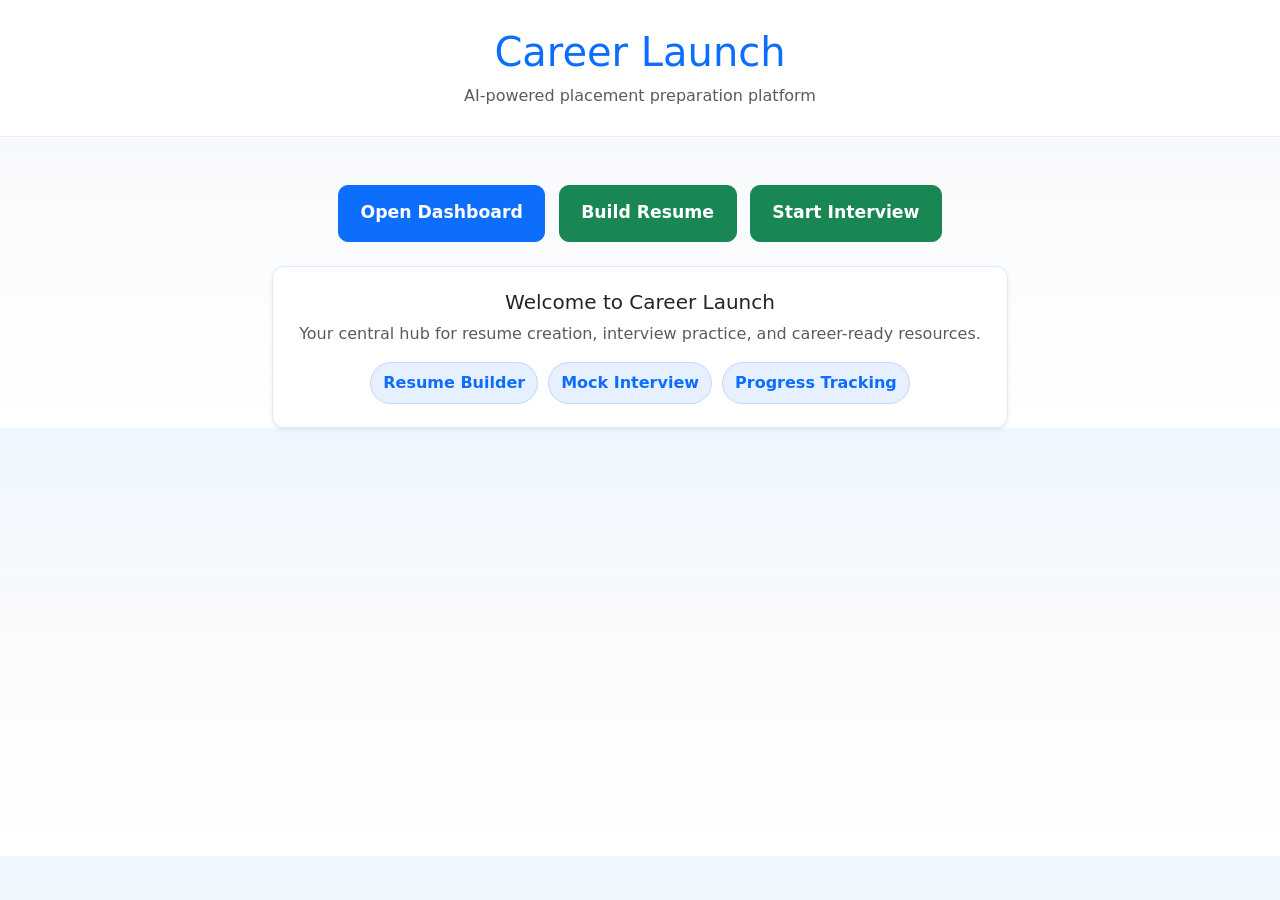
<file: index.html>
<!DOCTYPE html>
<html lang="en">
<head >
    <meta charset="UTF-8">
    <meta name="viewport" content="width=device-width, initial-scale=1.0">
    <title>Career Launch</title>
    
    <link rel="stylesheet" href="style.css">
    <link href="https://cdn.jsdelivr.net/npm/bootstrap@5.3.0/dist/css/bootstrap.min.css" rel="stylesheet">

</head>
<header>
 <h1 class="text-primary" style="text-align: center;">Career Launch</h1>
 <p class="text-center text-muted mb-0">AI-powered placement preparation platform</p>

</header>

<body>

    <div class="container mt-5 text-center">
        <div class="mb-4">
            <a href="dashboard.html" class="btn btn-primary btn-lg me-2">Open Dashboard</a>
            <a href="resume.html" class="btn btn-success btn-lg me-2">Build Resume</a>
            <a href="interview.html" class="btn btn-success btn-lg">Start Interview</a>
        </div>
        <div class="row justify-content-center">
            <div class="col-md-8">
                <div class="card shadow-sm">
                    <div class="card-body">
                        <h2 class="h5">Welcome to Career Launch</h2>
                        <p class="mb-0 text-muted">Your central hub for resume creation, interview practice, and career-ready resources.</p>
                        <div class="feature-points mt-3">
                            <span>Resume Builder</span>
                            <span>Mock Interview</span>
                            <span>Progress Tracking</span>
                        </div>
                    </div>
                </div>
            </div>
        </div>
    </div>

    <script src="https://cdn.jsdelivr.net/npm/bootstrap@5.3.0/dist/js/bootstrap.bundle.min.js"></script>
</body>
</html>
</file>
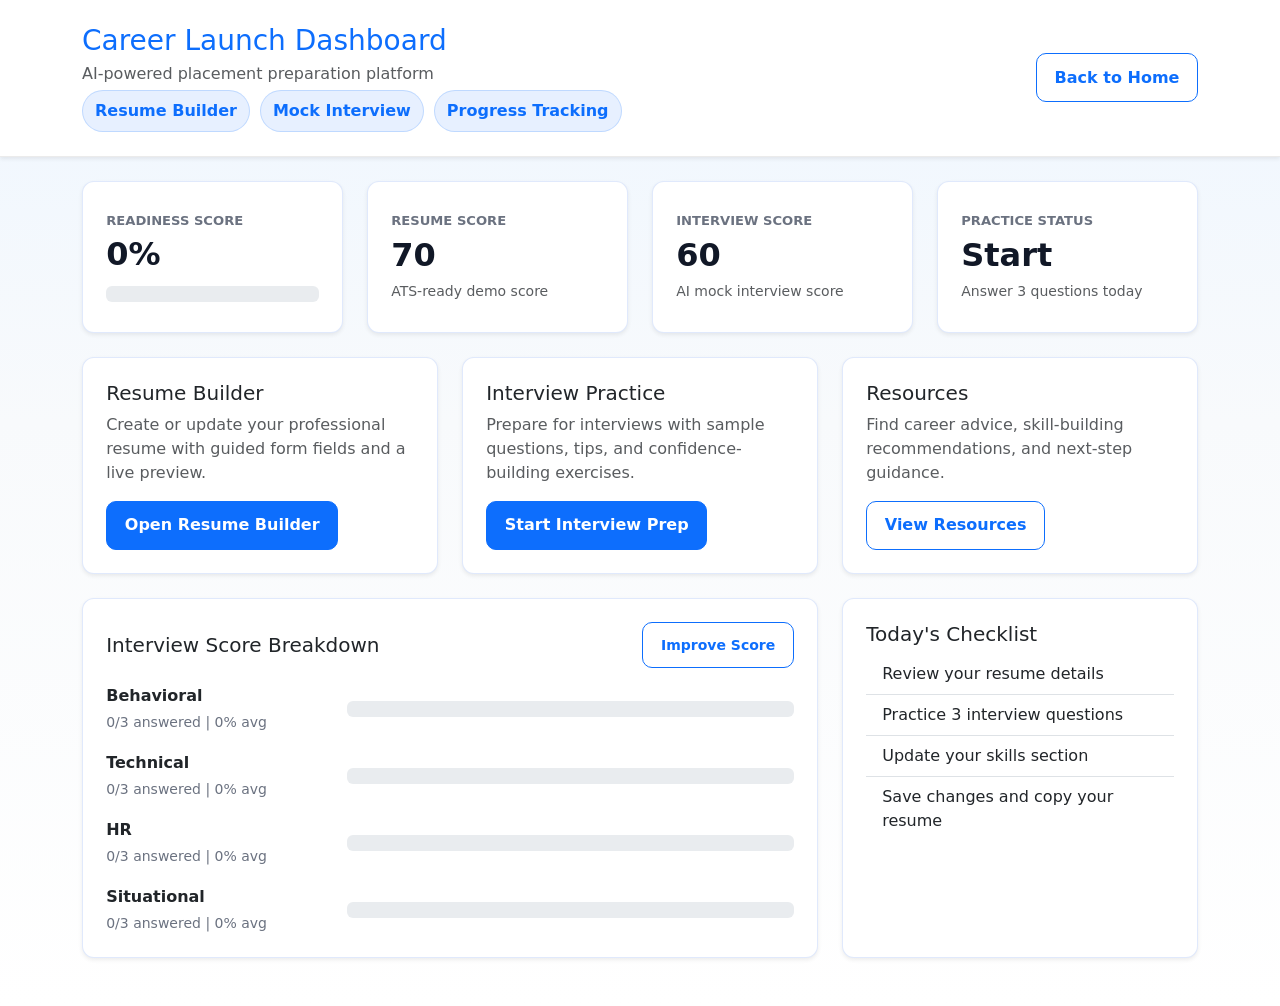
<file: dashboard.html>
<!DOCTYPE html>
<html lang="en">
<head>
    <meta charset="UTF-8">
    <meta name="viewport" content="width=device-width, initial-scale=1.0">
    <title>Career Launch Dashboard</title>
    <link rel="stylesheet" href="style.css">
    <link href="https://cdn.jsdelivr.net/npm/bootstrap@5.3.0/dist/css/bootstrap.min.css" rel="stylesheet">
</head>
<body>
    <header class="py-4 mb-4 bg-white shadow-sm">
        <div class="container d-flex flex-column flex-md-row align-items-center justify-content-between gap-3">
            <div>
                <h1 class="h3 text-primary mb-1">Career Launch Dashboard</h1>
                <p class="text-muted mb-1">AI-powered placement preparation platform</p>
                <div class="feature-points">
                    <span>Resume Builder</span>
                    <span>Mock Interview</span>
                    <span>Progress Tracking</span>
                </div>
            </div>
            <a href="index.html" class="btn btn-outline-primary">Back to Home</a>
        </div>
    </header>

    <main class="container mb-5">
        <section class="row g-4 mb-4">
            <div class="col-md-6 col-xl-3">
                <div class="card h-100 shadow-sm dashboard-score-card">
                    <div class="card-body">
                        <span class="dashboard-score-label">Readiness Score</span>
                        <strong id="readinessScore">0%</strong>
                        <div class="progress mt-3" role="progressbar" aria-label="Readiness score">
                            <div class="progress-bar" id="readinessBar" style="width: 0%"></div>
                        </div>
                    </div>
                </div>
            </div>
            <div class="col-md-6 col-xl-3">
                <div class="card h-100 shadow-sm dashboard-score-card">
                    <div class="card-body">
                        <span class="dashboard-score-label">Resume Score</span>
                        <strong id="resumeStaticScore">70</strong>
                        <small class="text-muted">ATS-ready demo score</small>
                    </div>
                </div>
            </div>
            <div class="col-md-6 col-xl-3">
                <div class="card h-100 shadow-sm dashboard-score-card">
                    <div class="card-body">
                        <span class="dashboard-score-label">Interview Score</span>
                        <strong id="interviewStaticScore">60</strong>
                        <small class="text-muted">AI mock interview score</small>
                    </div>
                </div>
            </div>
            <div class="col-md-6 col-xl-3">
                <div class="card h-100 shadow-sm dashboard-score-card">
                    <div class="card-body">
                        <span class="dashboard-score-label">Practice Status</span>
                        <strong id="practiceStatus">Start</strong>
                        <small class="text-muted" id="practiceHint">Answer 3 questions today</small>
                    </div>
                </div>
            </div>
        </section>

        <div class="row g-4 mb-4">
            <div class="col-md-6 col-xl-4">
                <div class="card h-100 shadow-sm">
                    <div class="card-body">
                        <h2 class="h5">Resume Builder</h2>
                        <p class="text-muted">Create or update your professional resume with guided form fields and a live preview.</p>
                        <a href="resume.html" class="btn btn-primary">Open Resume Builder</a>
                    </div>
                </div>
            </div>
            <div class="col-md-6 col-xl-4">
                <div class="card h-100 shadow-sm">
                    <div class="card-body">
                        <h2 class="h5">Interview Practice</h2>
                        <p class="text-muted">Prepare for interviews with sample questions, tips, and confidence-building exercises.</p>
                        <a href="interview.html" class="btn btn-primary">Start Interview Prep</a>
                    </div>
                </div>
            </div>
            <div class="col-md-6 col-xl-4">
                <div class="card h-100 shadow-sm">
                    <div class="card-body">
                        <h2 class="h5">Resources</h2>
                        <p class="text-muted">Find career advice, skill-building recommendations, and next-step guidance.</p>
                        <a href="#resources" class="btn btn-outline-primary">View Resources</a>
                    </div>
                </div>
            </div>
        </div>

        <section id="resources" class="row g-4">
            <div class="col-lg-8">
                <div class="card shadow-sm">
                    <div class="card-body">
                        <div class="d-flex flex-column flex-md-row align-items-md-center justify-content-between gap-2 mb-3">
                            <h2 class="h5 mb-0">Interview Score Breakdown</h2>
                            <a href="interview.html" class="btn btn-sm btn-outline-primary">Improve Score</a>
                        </div>
                        <div class="dashboard-breakdown" id="categoryBreakdown"></div>
                    </div>
                </div>
            </div>
            <div class="col-lg-4">
                <div class="card shadow-sm h-100">
                    <div class="card-body">
                        <h2 class="h5">Today&apos;s Checklist</h2>
                        <ul class="list-group list-group-flush">
                            <li class="list-group-item">Review your resume details</li>
                            <li class="list-group-item">Practice 3 interview questions</li>
                            <li class="list-group-item">Update your skills section</li>
                            <li class="list-group-item">Save changes and copy your resume</li>
                        </ul>
                    </div>
                </div>
            </div>
        </section>
    </main>

    <script>
        const interviewQuestionCategories = {
            "Behavioral:Tell me about yourself.": "Behavioral",
            "Behavioral:Tell me about a time you solved a difficult problem.": "Behavioral",
            "Behavioral:Describe a time you worked in a team.": "Behavioral",
            "Technical:Explain a project from your resume that you are proud of.": "Technical",
            "Technical:How do you debug a feature that is not working?": "Technical",
            "Technical:What is the difference between frontend and backend development?": "Technical",
            "HR:Why do you want this role?": "HR",
            "HR:What are your strengths and weaknesses?": "HR",
            "HR:Where do you see yourself in five years?": "HR",
            "Situational:What would you do if you missed an important deadline?": "Situational",
            "Situational:How would you handle unclear requirements from a manager or client?": "Situational",
            "Situational:How do you handle feedback you disagree with?": "Situational"
        };

        const totalInterviewQuestions = Object.keys(interviewQuestionCategories).length;
        const storageKey = "careerLaunchInterviewAnswers";

        const getWords = (value) => {
            return value.trim().split(/\s+/).filter(Boolean);
        };

        const getAnswerScore = (value) => {
            const words = getWords(value);
            const hasExample = /\b(project|time|when|built|created|improved|led|worked|solved)\b/i.test(value);
            const hasResult = /\b(result|learned|improved|reduced|increased|achieved|delivered|completed)\b/i.test(value);
            const isConcise = words.length > 0 && words.length <= 180;

            return [
                words.length >= 15,
                hasExample,
                hasResult,
                isConcise
            ].filter(Boolean).length * 25;
        };

        const getSavedResponses = () => {
            try {
                return JSON.parse(localStorage.getItem(storageKey) || "{}");
            } catch (error) {
                return {};
            }
        };

        const getCategoryStats = (responses) => {
            const stats = {
                Behavioral: { answered: 0, total: 0, score: 0 },
                Technical: { answered: 0, total: 0, score: 0 },
                HR: { answered: 0, total: 0, score: 0 },
                Situational: { answered: 0, total: 0, score: 0 }
            };

            Object.entries(interviewQuestionCategories).forEach(([id, category]) => {
                const response = responses[id];
                stats[category].total += 1;

                if (response?.answer) {
                    stats[category].answered += 1;
                    stats[category].score += Number.isFinite(response.score)
                        ? response.score
                        : getAnswerScore(response.answer);
                }
            });

            return stats;
        };

        const renderDashboardScores = () => {
            const responses = getSavedResponses();
            const answeredResponses = Object.entries(responses)
                .filter(([id, response]) => interviewQuestionCategories[id] && response.answer);
            const answeredCount = answeredResponses.length;
            const progressScore = Math.round((answeredCount / totalInterviewQuestions) * 100);
            const scoreTotal = answeredResponses.reduce((total, [, response]) => {
                return total + (Number.isFinite(response.score) ? response.score : getAnswerScore(response.answer));
            }, 0);
            const averageScore = answeredCount ? Math.round(scoreTotal / answeredCount) : 0;
            const readinessScore = Math.round((progressScore * 0.4) + (averageScore * 0.6));
            const categoryStats = getCategoryStats(responses);

            document.getElementById("readinessScore").textContent = `${readinessScore}%`;
            document.getElementById("readinessBar").style.width = `${readinessScore}%`;
            document.getElementById("practiceStatus").textContent = answeredCount >= 3 ? "Active" : "Start";
            document.getElementById("practiceHint").textContent = answeredCount >= 3
                ? "Good pace. Keep refining answers."
                : "Answer 3 questions today";

            document.getElementById("categoryBreakdown").innerHTML = Object.entries(categoryStats).map(([category, stat]) => {
                const average = stat.answered ? Math.round(stat.score / stat.answered) : 0;
                const progress = Math.round((stat.answered / stat.total) * 100);

                return `
                    <div class="dashboard-breakdown-row">
                        <div>
                            <strong>${category}</strong>
                            <small>${stat.answered}/${stat.total} answered | ${average}% avg</small>
                        </div>
                        <div class="progress" role="progressbar" aria-label="${category} completion">
                            <div class="progress-bar" style="width: ${progress}%"></div>
                        </div>
                    </div>
                `;
            }).join("");
        };

        document.addEventListener("DOMContentLoaded", renderDashboardScores);
    </script>
    <script src="https://cdn.jsdelivr.net/npm/bootstrap@5.3.0/dist/js/bootstrap.bundle.min.js"></script>
</body>
</html>
</file>
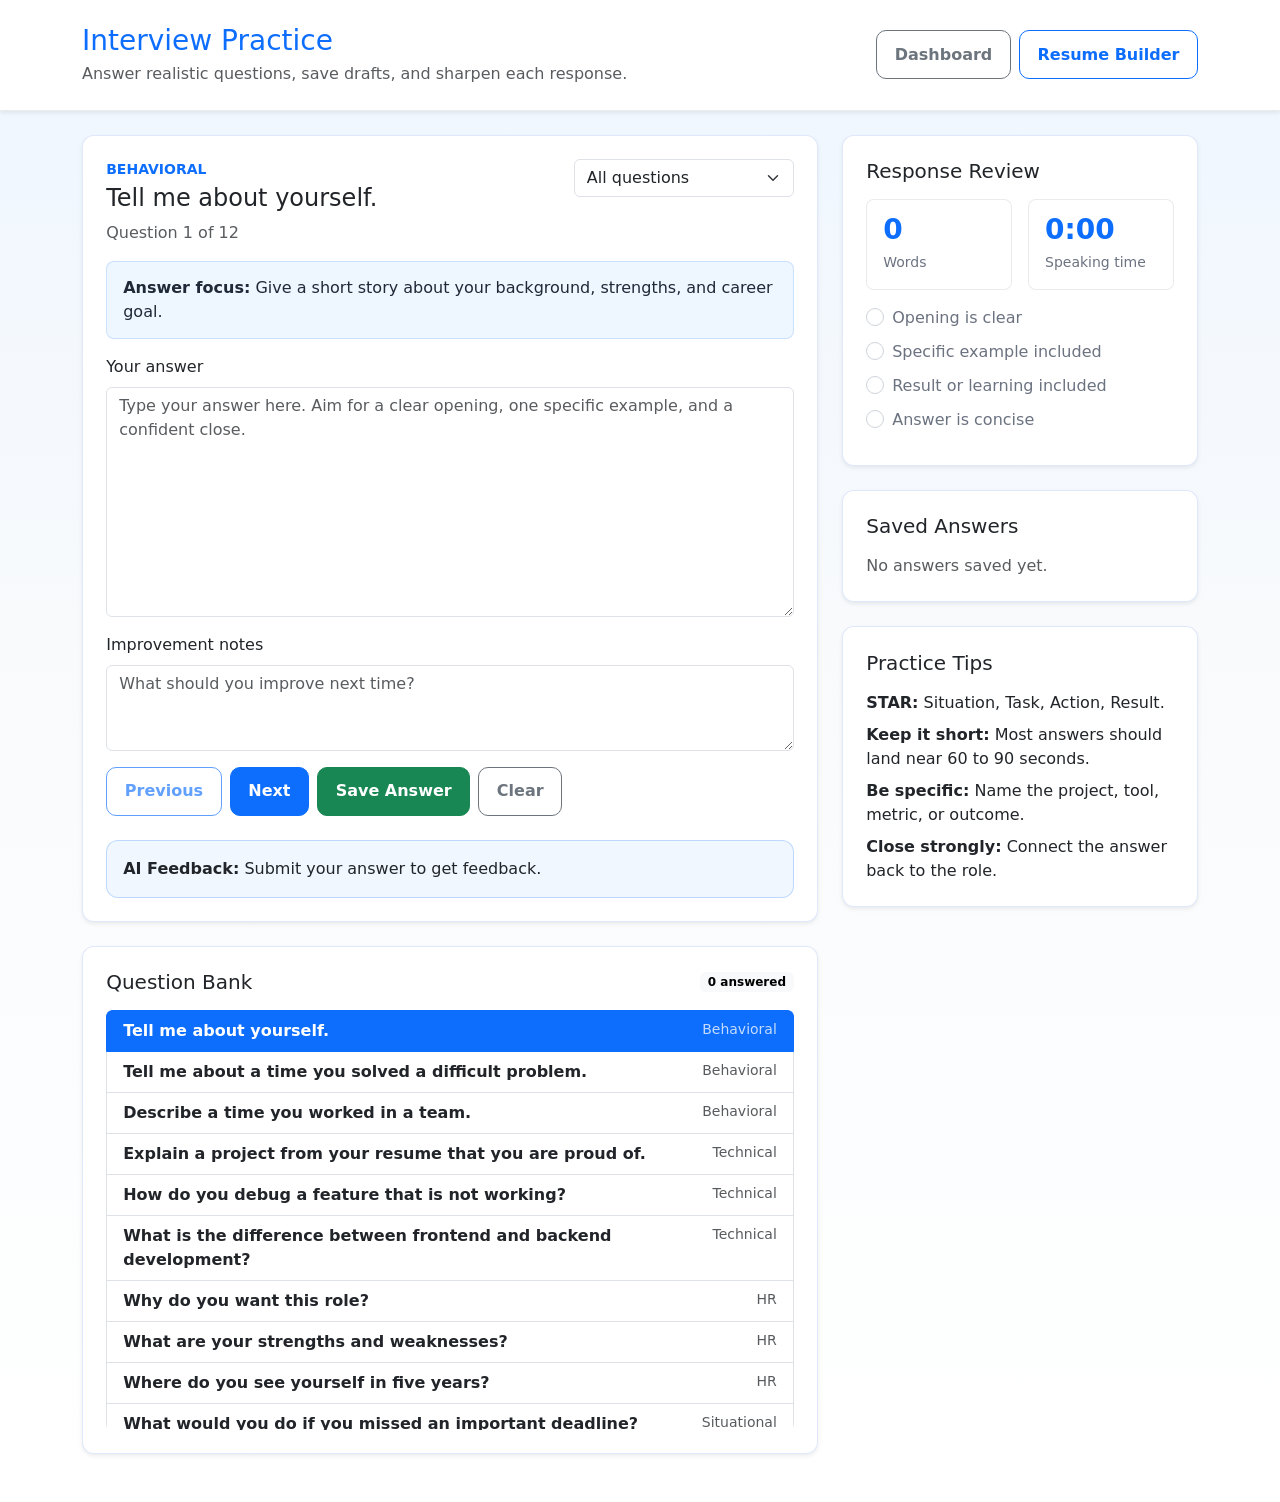
<file: interview.html>
<!DOCTYPE html>
<html lang="en">
<head>
    <meta charset="UTF-8">
    <meta name="viewport" content="width=device-width, initial-scale=1.0">
    <title>Interview Practice | Career Launch</title>
    <link rel="stylesheet" href="style.css">
    <link href="https://cdn.jsdelivr.net/npm/bootstrap@5.3.0/dist/css/bootstrap.min.css" rel="stylesheet">
</head>
<body>
    <header class="py-4 mb-4 bg-white shadow-sm">
        <div class="container d-flex flex-column flex-md-row align-items-center justify-content-between gap-3">
            <div>
                <h1 class="h3 text-primary mb-1">Interview Practice</h1>
                <p class="text-muted mb-0">Answer realistic questions, save drafts, and sharpen each response.</p>
            </div>
            <div class="d-flex flex-wrap gap-2">
                <a href="dashboard.html" class="btn btn-outline-secondary">Dashboard</a>
                <a href="resume.html" class="btn btn-outline-primary">Resume Builder</a>
            </div>
        </div>
    </header>

    <main class="container mb-5 interview-page">
        <div class="row g-4">
            <section class="col-xl-8">
                <div class="card shadow-sm mb-4">
                    <div class="card-body">
                        <div class="d-flex flex-column flex-md-row align-items-md-start justify-content-between gap-3 mb-3">
                            <div>
                                <p class="text-uppercase small fw-bold text-primary mb-1" id="questionCategory">Behavioral</p>
                                <h2 class="h4 mb-2" id="questionText">Tell me about yourself.</h2>
                                <p class="text-muted mb-0" id="questionCount">Question 1 of 12</p>
                            </div>
                            <select class="form-select interview-category-select" id="categoryFilter" aria-label="Filter interview category">
                                <option value="all">All questions</option>
                                <option value="Behavioral">Behavioral</option>
                                <option value="Technical">Technical</option>
                                <option value="HR">HR</option>
                                <option value="Situational">Situational</option>
                            </select>
                        </div>

                        <div class="interview-prompt mb-3">
                            <strong>Answer focus:</strong>
                            <span id="questionTip">Give a short story about your background, strengths, and career goal.</span>
                        </div>

                        <form id="interviewForm">
                            <div class="mb-3">
                                <label for="answerInput" class="form-label">Your answer</label>
                                <textarea class="form-control" id="answerInput" rows="9" placeholder="Type your answer here. Aim for a clear opening, one specific example, and a confident close."></textarea>
                            </div>
                            <div class="mb-3">
                                <label for="notesInput" class="form-label">Improvement notes</label>
                                <textarea class="form-control" id="notesInput" rows="3" placeholder="What should you improve next time?"></textarea>
                            </div>
                            <div class="d-flex flex-wrap align-items-center gap-2">
                                <button type="button" class="btn btn-outline-primary" id="prevQuestion">Previous</button>
                                <button type="button" class="btn btn-primary" id="nextQuestion">Next</button>
                                <button type="submit" class="btn btn-success" id="saveAnswer">Save Answer</button>
                                <button type="button" class="btn btn-outline-secondary" id="clearAnswer">Clear</button>
                            </div>
                            <div class="ai-feedback mt-4" id="aiFeedback">
                                <strong>AI Feedback:</strong>
                                <span>Submit your answer to get feedback.</span>
                            </div>
                        </form>
                    </div>
                </div>

                <div class="card shadow-sm">
                    <div class="card-body">
                        <div class="d-flex flex-column flex-md-row align-items-md-center justify-content-between gap-2 mb-3">
                            <h2 class="h5 mb-0">Question Bank</h2>
                            <span class="badge text-bg-light" id="answeredBadge">0 answered</span>
                        </div>
                        <div class="list-group interview-question-list" id="questionList"></div>
                    </div>
                </div>
            </section>

            <aside class="col-xl-4">
                <div class="card shadow-sm mb-4">
                    <div class="card-body">
                        <h2 class="h5 mb-3">Response Review</h2>
                        <div class="row g-3 mb-3">
                            <div class="col-6">
                                <div class="interview-stat">
                                    <span id="wordCount">0</span>
                                    <small>Words</small>
                                </div>
                            </div>
                            <div class="col-6">
                                <div class="interview-stat">
                                    <span id="estimatedTime">0:00</span>
                                    <small>Speaking time</small>
                                </div>
                            </div>
                        </div>
                        <ul class="list-unstyled interview-checklist mb-0" id="answerChecklist">
                            <li>Opening is clear</li>
                            <li>Specific example included</li>
                            <li>Result or learning included</li>
                            <li>Answer is concise</li>
                        </ul>
                    </div>
                </div>

                <div class="card shadow-sm mb-4">
                    <div class="card-body">
                        <h2 class="h5 mb-3">Saved Answers</h2>
                        <div id="savedAnswers" class="saved-answer-list text-muted">
                            No answers saved yet.
                        </div>
                    </div>
                </div>

                <div class="card shadow-sm">
                    <div class="card-body">
                        <h2 class="h5 mb-3">Practice Tips</h2>
                        <ul class="list-unstyled mb-0">
                            <li class="mb-2"><strong>STAR:</strong> Situation, Task, Action, Result.</li>
                            <li class="mb-2"><strong>Keep it short:</strong> Most answers should land near 60 to 90 seconds.</li>
                            <li class="mb-2"><strong>Be specific:</strong> Name the project, tool, metric, or outcome.</li>
                            <li><strong>Close strongly:</strong> Connect the answer back to the role.</li>
                        </ul>
                    </div>
                </div>
            </aside>
        </div>
    </main>

    <script>
        const interviewQuestions = [
            {
                category: "Behavioral",
                text: "Tell me about yourself.",
                tip: "Give a short story about your background, strengths, and career goal."
            },
            {
                category: "Behavioral",
                text: "Tell me about a time you solved a difficult problem.",
                tip: "Use STAR and spend most of the answer on your action and result."
            },
            {
                category: "Behavioral",
                text: "Describe a time you worked in a team.",
                tip: "Show your role, how you communicated, and what the team achieved."
            },
            {
                category: "Technical",
                text: "Explain a project from your resume that you are proud of.",
                tip: "Cover the problem, tech stack, your contribution, and measurable impact."
            },
            {
                category: "Technical",
                text: "How do you debug a feature that is not working?",
                tip: "Walk through reproduction, logs, isolation, fix, and testing."
            },
            {
                category: "Technical",
                text: "What is the difference between frontend and backend development?",
                tip: "Answer simply, then mention how both communicate through APIs."
            },
            {
                category: "HR",
                text: "Why do you want this role?",
                tip: "Connect the company or role to your skills, interests, and next career step."
            },
            {
                category: "HR",
                text: "What are your strengths and weaknesses?",
                tip: "Give one real strength with proof and one weakness with an improvement plan."
            },
            {
                category: "HR",
                text: "Where do you see yourself in five years?",
                tip: "Stay realistic and focus on growth, responsibility, and learning."
            },
            {
                category: "Situational",
                text: "What would you do if you missed an important deadline?",
                tip: "Show accountability, communication, prioritization, and prevention."
            },
            {
                category: "Situational",
                text: "How would you handle unclear requirements from a manager or client?",
                tip: "Mention clarifying questions, written confirmation, and early prototypes."
            },
            {
                category: "Situational",
                text: "How do you handle feedback you disagree with?",
                tip: "Show listening, asking questions, testing the idea, and staying professional."
            }
        ];

        const storageKey = "careerLaunchInterviewAnswers";
        let currentQuestionIndex = 0;
        let activeQuestions = [...interviewQuestions];
        let savedResponses = JSON.parse(localStorage.getItem(storageKey) || "{}");

        const questionCategory = document.getElementById("questionCategory");
        const questionText = document.getElementById("questionText");
        const questionCount = document.getElementById("questionCount");
        const questionTip = document.getElementById("questionTip");
        const answerInput = document.getElementById("answerInput");
        const notesInput = document.getElementById("notesInput");
        const questionList = document.getElementById("questionList");
        const savedAnswers = document.getElementById("savedAnswers");
        const aiFeedback = document.getElementById("aiFeedback");
        const answeredBadge = document.getElementById("answeredBadge");
        const wordCount = document.getElementById("wordCount");
        const estimatedTime = document.getElementById("estimatedTime");
        const checklist = document.getElementById("answerChecklist");

        const getQuestionId = (question) => `${question.category}:${question.text}`;

        const escapeHtml = (value) => {
            const div = document.createElement("div");
            div.textContent = value;
            return div.innerHTML;
        };

        const getWords = (value) => {
            return value.trim().split(/\s+/).filter(Boolean);
        };

        const getAnswerScore = (value) => {
            const words = getWords(value);
            const hasExample = /\b(project|time|when|built|created|improved|led|worked|solved)\b/i.test(value);
            const hasResult = /\b(result|learned|improved|reduced|increased|achieved|delivered|completed)\b/i.test(value);
            const isConcise = words.length > 0 && words.length <= 180;

            return [
                words.length >= 15,
                hasExample,
                hasResult,
                isConcise
            ].filter(Boolean).length * 25;
        };

        const updateStats = () => {
            const words = getWords(answerInput.value);
            const seconds = Math.round((words.length / 130) * 60);
            const minutes = Math.floor(seconds / 60);
            const remainder = String(seconds % 60).padStart(2, "0");
            const hasExample = /\b(project|time|when|built|created|improved|led|worked|solved)\b/i.test(answerInput.value);
            const hasResult = /\b(result|learned|improved|reduced|increased|achieved|delivered|completed)\b/i.test(answerInput.value);

            wordCount.textContent = words.length;
            estimatedTime.textContent = `${minutes}:${remainder}`;

            checklist.children[0].classList.toggle("complete", words.length >= 15);
            checklist.children[1].classList.toggle("complete", hasExample);
            checklist.children[2].classList.toggle("complete", hasResult);
            checklist.children[3].classList.toggle("complete", words.length > 0 && words.length <= 180);
        };

        const renderQuestion = () => {
            const question = activeQuestions[currentQuestionIndex];
            const saved = savedResponses[getQuestionId(question)] || {};

            questionCategory.textContent = question.category;
            questionText.textContent = question.text;
            questionCount.textContent = `Question ${currentQuestionIndex + 1} of ${activeQuestions.length}`;
            questionTip.textContent = question.tip;
            answerInput.value = saved.answer || "";
            notesInput.value = saved.notes || "";

            document.getElementById("prevQuestion").disabled = currentQuestionIndex === 0;
            document.getElementById("nextQuestion").disabled = currentQuestionIndex === activeQuestions.length - 1;

            updateStats();
            renderQuestionList();
        };

        const renderQuestionList = () => {
            questionList.innerHTML = activeQuestions.map((question, index) => {
                const isActive = index === currentQuestionIndex;
                const isAnswered = Boolean(savedResponses[getQuestionId(question)]?.answer);

                return `
                    <button type="button" class="list-group-item list-group-item-action ${isActive ? "active" : ""}" data-index="${index}">
                        <span>${question.text}</span>
                        <small>${question.category}${isAnswered ? " | Saved" : ""}</small>
                    </button>
                `;
            }).join("");
        };

        const renderSavedAnswers = () => {
            const entries = Object.entries(savedResponses).filter(([, response]) => response.answer);
            answeredBadge.textContent = `${entries.length} answered`;

            if (!entries.length) {
                savedAnswers.classList.add("text-muted");
                savedAnswers.innerHTML = "No answers saved yet.";
                return;
            }

            savedAnswers.classList.remove("text-muted");
            savedAnswers.innerHTML = entries.map(([id, response]) => {
                const question = interviewQuestions.find((item) => getQuestionId(item) === id);
                const questionText = question ? question.text : id;

                return `
                    <article class="saved-answer">
                        <h3>${escapeHtml(questionText)}</h3>
                        <p>${escapeHtml(response.answer)}</p>
                        ${response.notes ? `<small>Note: ${escapeHtml(response.notes)}</small>` : ""}
                    </article>
                `;
            }).join("");
        };

        const saveCurrentAnswer = () => {
            const question = activeQuestions[currentQuestionIndex];
            const id = getQuestionId(question);

            savedResponses[id] = {
                answer: answerInput.value.trim(),
                notes: notesInput.value.trim(),
                score: getAnswerScore(answerInput.value)
            };

            if (!savedResponses[id].answer && !savedResponses[id].notes) {
                delete savedResponses[id];
            }

            localStorage.setItem(storageKey, JSON.stringify(savedResponses));
            if (aiFeedback) {
                aiFeedback.innerHTML = "<strong>AI Feedback:</strong> <span>Good answer, improve clarity and structure.</span>";
            }
            renderSavedAnswers();
            renderQuestionList();
        };

        document.addEventListener("DOMContentLoaded", () => {
            renderQuestion();
            renderSavedAnswers();

            document.getElementById("interviewForm").addEventListener("submit", (event) => {
                event.preventDefault();
                saveCurrentAnswer();
            });

            document.getElementById("prevQuestion").addEventListener("click", () => {
                saveCurrentAnswer();
                currentQuestionIndex = Math.max(0, currentQuestionIndex - 1);
                renderQuestion();
            });

            document.getElementById("nextQuestion").addEventListener("click", () => {
                saveCurrentAnswer();
                currentQuestionIndex = Math.min(activeQuestions.length - 1, currentQuestionIndex + 1);
                renderQuestion();
            });

            document.getElementById("clearAnswer").addEventListener("click", () => {
                answerInput.value = "";
                notesInput.value = "";
                saveCurrentAnswer();
                updateStats();
            });

            document.getElementById("categoryFilter").addEventListener("change", (event) => {
                saveCurrentAnswer();
                activeQuestions = event.target.value === "all"
                    ? [...interviewQuestions]
                    : interviewQuestions.filter((question) => question.category === event.target.value);
                currentQuestionIndex = 0;
                renderQuestion();
            });

            questionList.addEventListener("click", (event) => {
                const item = event.target.closest("[data-index]");
                if (!item) {
                    return;
                }

                saveCurrentAnswer();
                currentQuestionIndex = Number(item.dataset.index);
                renderQuestion();
            });

            answerInput.addEventListener("input", updateStats);
        });
    </script>
    <script src="https://cdn.jsdelivr.net/npm/bootstrap@5.3.0/dist/js/bootstrap.bundle.min.js"></script>
</body>
</html>
</file>
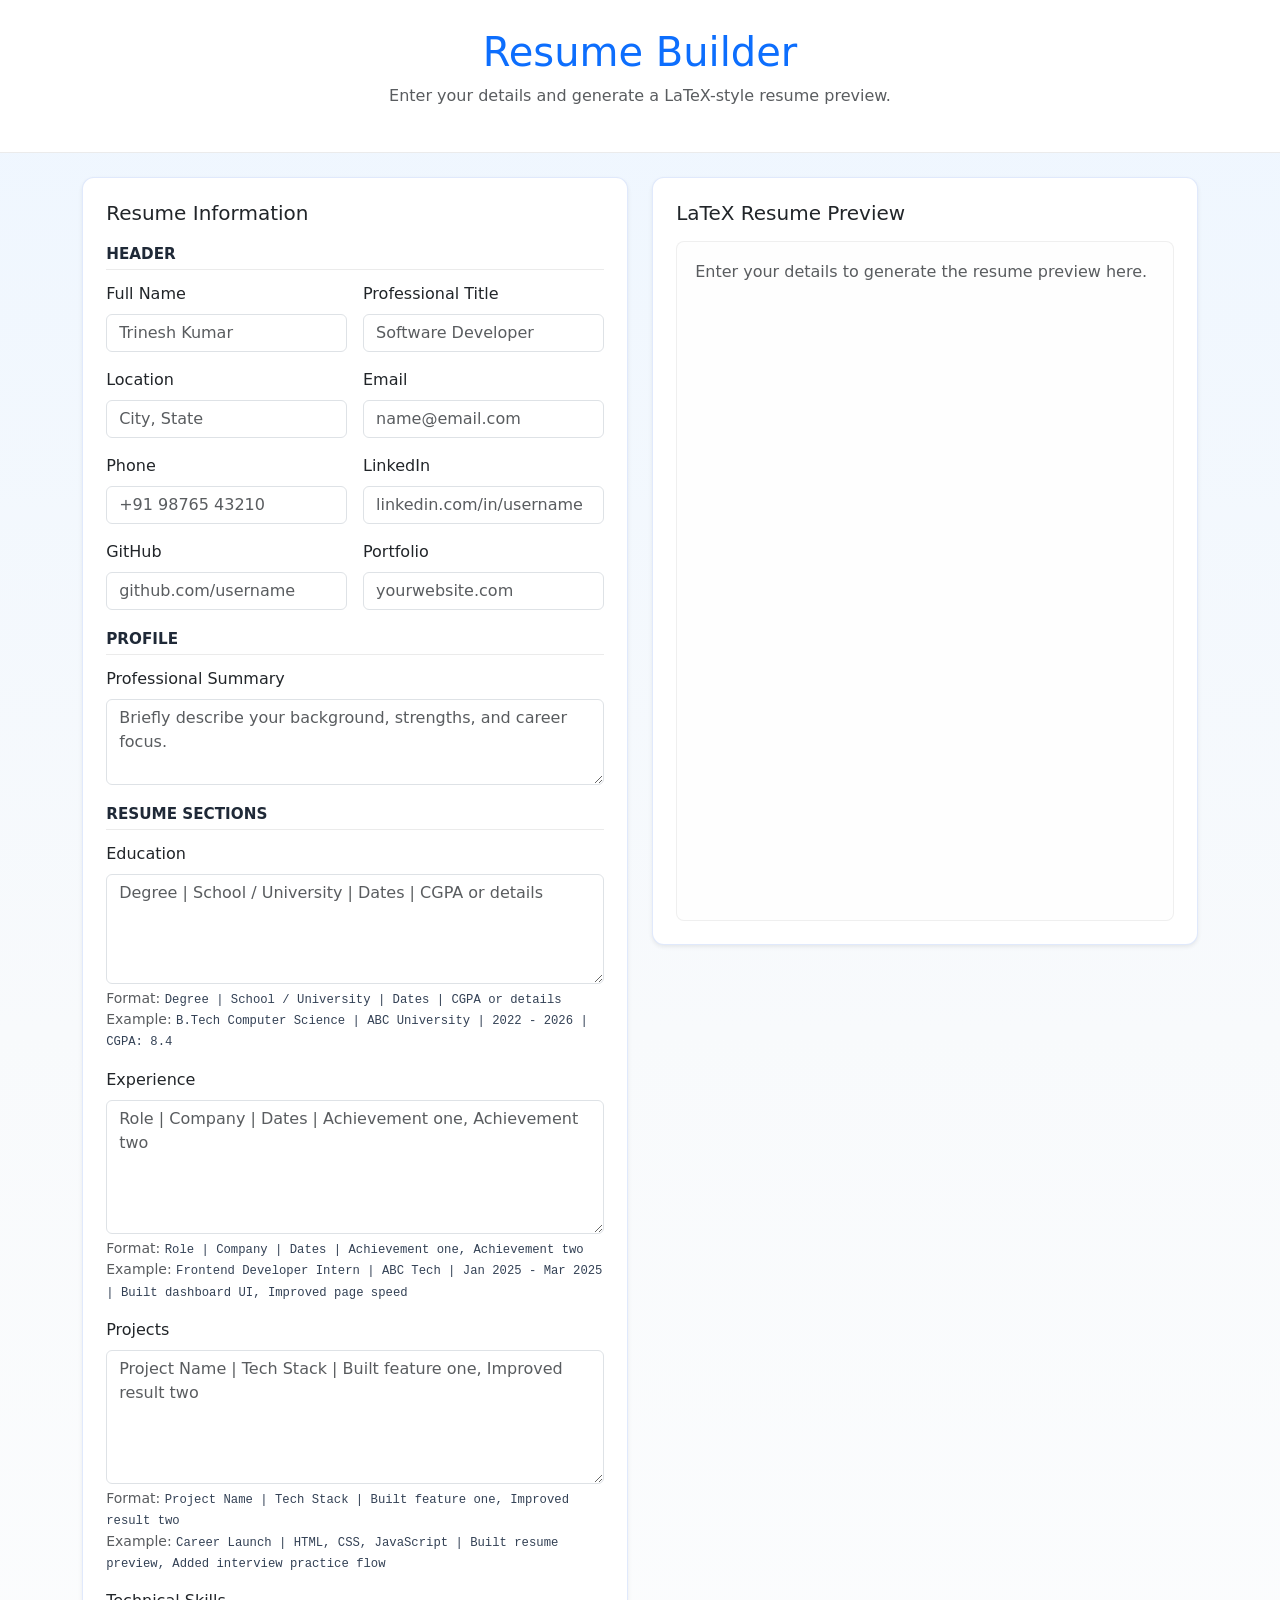
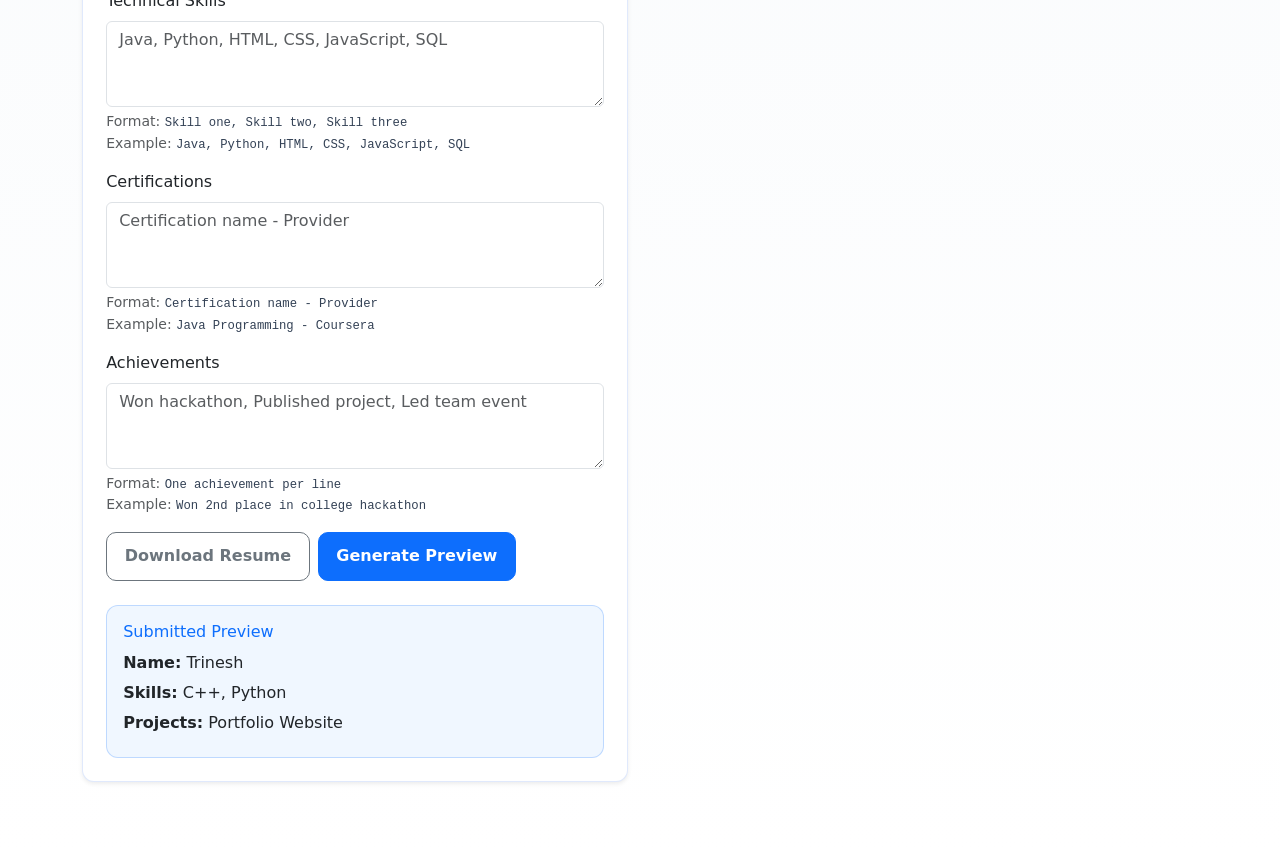
<file: resume.html>
<!DOCTYPE html>
<html lang="en">
<head>
    <meta charset="UTF-8">
    <meta name="viewport" content="width=device-width, initial-scale=1.0">
    <title>Resume Builder</title>
    <link rel="stylesheet" href="style.css">
    <link href="https://cdn.jsdelivr.net/npm/bootstrap@5.3.0/dist/css/bootstrap.min.css" rel="stylesheet">
    <link rel="stylesheet" href="https://cdnjs.cloudflare.com/ajax/libs/font-awesome/6.0.0-beta3/css/all.min.css">
</head>
<body>
    <header class="mb-4">
        <div class="container">
            <h1 class="text-primary text-center">Resume Builder</h1>
            <p class="text-center text-muted">Enter your details and generate a LaTeX-style resume preview.</p>
        </div>
    </header>

    <main class="container mb-5 resume-builder">
        <div class="row gx-4">
            <div class="col-lg-6">
                <div class="card shadow-sm mb-4">
                    <div class="card-body">
                        <h2 class="h5 mb-3">Resume Information</h2>
                        <form id="resumeForm" novalidate>
                            <h3 class="form-section-title">Header</h3>
                            <div class="row g-3">
                                <div class="col-md-6">
                                    <label for="nameInput" class="form-label">Full Name</label>
                                    <input type="text" class="form-control" id="nameInput" placeholder="Trinesh Kumar">
                                </div>
                                <div class="col-md-6">
                                    <label for="titleInput" class="form-label">Professional Title</label>
                                    <input type="text" class="form-control" id="titleInput" placeholder="Software Developer">
                                </div>
                                <div class="col-md-6">
                                    <label for="locationInput" class="form-label">Location</label>
                                    <input type="text" class="form-control" id="locationInput" placeholder="City, State">
                                </div>
                                <div class="col-md-6">
                                    <label for="emailInput" class="form-label">Email</label>
                                    <input type="email" class="form-control" id="emailInput" placeholder="name@email.com">
                                </div>
                                <div class="col-md-6">
                                    <label for="phoneInput" class="form-label">Phone</label>
                                    <input type="tel" class="form-control" id="phoneInput" placeholder="+91 98765 43210">
                                </div>
                                <div class="col-md-6">
                                    <label for="linkedinInput" class="form-label">LinkedIn</label>
                                    <input type="url" class="form-control" id="linkedinInput" placeholder="linkedin.com/in/username">
                                </div>
                                <div class="col-md-6">
                                    <label for="githubInput" class="form-label">GitHub</label>
                                    <input type="url" class="form-control" id="githubInput" placeholder="github.com/username">
                                </div>
                                <div class="col-md-6">
                                    <label for="portfolioInput" class="form-label">Portfolio</label>
                                    <input type="url" class="form-control" id="portfolioInput" placeholder="yourwebsite.com">
                                </div>
                            </div>

                            <h3 class="form-section-title">Profile</h3>
                            <div class="mb-3">
                                <label for="summaryInput" class="form-label">Professional Summary</label>
                                <textarea class="form-control" id="summaryInput" rows="3" placeholder="Briefly describe your background, strengths, and career focus."></textarea>
                            </div>

                            <h3 class="form-section-title">Resume Sections</h3>
                            <div class="mb-3">
                                <label for="educationInput" class="form-label">Education</label>
                                <textarea class="form-control" id="educationInput" rows="4" placeholder="Degree | School / University | Dates | CGPA or details"></textarea>
                                <div class="form-text">
                                    Format: <code>Degree | School / University | Dates | CGPA or details</code><br>
                                    Example: <code>B.Tech Computer Science | ABC University | 2022 - 2026 | CGPA: 8.4</code>
                                </div>
                            </div>
                            <div class="mb-3">
                                <label for="experienceInput" class="form-label">Experience</label>
                                <textarea class="form-control" id="experienceInput" rows="5" placeholder="Role | Company | Dates | Achievement one, Achievement two"></textarea>
                                <div class="form-text">
                                    Format: <code>Role | Company | Dates | Achievement one, Achievement two</code><br>
                                    Example: <code>Frontend Developer Intern | ABC Tech | Jan 2025 - Mar 2025 | Built dashboard UI, Improved page speed</code>
                                </div>
                            </div>
                            <div class="mb-3">
                                <label for="projectsInput" class="form-label">Projects</label>
                                <textarea class="form-control" id="projectsInput" rows="5" placeholder="Project Name | Tech Stack | Built feature one, Improved result two"></textarea>
                                <div class="form-text">
                                    Format: <code>Project Name | Tech Stack | Built feature one, Improved result two</code><br>
                                    Example: <code>Career Launch | HTML, CSS, JavaScript | Built resume preview, Added interview practice flow</code>
                                </div>
                            </div>
                            <div class="mb-3">
                                <label for="skillsInput" class="form-label">Technical Skills</label>
                                <textarea class="form-control" id="skillsInput" rows="3" placeholder="Java, Python, HTML, CSS, JavaScript, SQL"></textarea>
                                <div class="form-text">
                                    Format: <code>Skill one, Skill two, Skill three</code><br>
                                    Example: <code>Java, Python, HTML, CSS, JavaScript, SQL</code>
                                </div>
                            </div>
                            <div class="mb-3">
                                <label for="certificationsInput" class="form-label">Certifications</label>
                                <textarea class="form-control" id="certificationsInput" rows="3" placeholder="Certification name - Provider"></textarea>
                                <div class="form-text">
                                    Format: <code>Certification name - Provider</code><br>
                                    Example: <code>Java Programming - Coursera</code>
                                </div>
                            </div>
                            <div class="mb-3">
                                <label for="achievementsInput" class="form-label">Achievements</label>
                                <textarea class="form-control" id="achievementsInput" rows="3" placeholder="Won hackathon, Published project, Led team event"></textarea>
                                <div class="form-text">
                                    Format: <code>One achievement per line</code><br>
                                    Example: <code>Won 2nd place in college hackathon</code>
                                </div>
                            </div>
                            <textarea id="latexOutput" class="d-none" aria-hidden="true"></textarea>
                            <div class="d-flex gap-2">
                                <button type="button" class="btn btn-outline-secondary" id="downloadButton">Download Resume</button>
                                <button type="button" class="btn btn-primary" id="generateButton">Generate Preview</button>
                            </div>
                            <div class="submitted-preview mt-4" id="submittedPreview">
                                <h3>Submitted Preview</h3>
                                <p><strong>Name:</strong> Trinesh</p>
                                <p><strong>Skills:</strong> C++, Python</p>
                                <p><strong>Projects:</strong> Portfolio Website</p>
                            </div>
                        </form>
                    </div>
                </div>
            </div>
            <div class="col-lg-6">
                <div class="card shadow-sm preview-card">
                    <div class="card-body">
                        <h2 class="h5 mb-3">LaTeX Resume Preview</h2>
                        <div id="resumePreview" class="resume-preview text-muted">
                            <p class="mb-0">Enter your details to generate the resume preview here.</p>
                        </div>
                    </div>
                </div>
            </div>
        </div>
    </main>

    <script src="https://cdn.jsdelivr.net/npm/bootstrap@5.3.0/dist/js/bootstrap.bundle.min.js"></script>
    <script src="script.js"></script>
</body>
</html>
</file>
<file: style.css>
body {
    background: linear-gradient(180deg, #eef6ff 0%, #f8fafc 42%, #ffffff 100%);
    color: #333;
    font-family: system-ui, -apple-system, BlinkMacSystemFont, "Segoe UI", sans-serif;
}

header {
    padding: 28px 0;
    background-color: #ffffff;
    border-bottom: 1px solid rgba(0, 0, 0, 0.08);
}

.card {
    border: 1px solid rgba(37, 99, 235, 0.14) !important;
    border-radius: 12px !important;
}

.card-body {
    padding: 1.45rem !important;
}

.btn {
    border-radius: 10px !important;
    font-weight: 700 !important;
    padding: 0.72rem 1.1rem !important;
}

.btn-lg {
    padding: 0.9rem 1.35rem !important;
    font-size: 1.08rem !important;
}

.feature-points {
    display: flex;
    flex-wrap: wrap;
    gap: 10px;
    justify-content: center;
}

.feature-points span {
    padding: 8px 12px;
    background: #e7f0ff;
    border: 1px solid rgba(13, 110, 253, 0.18);
    border-radius: 999px;
    color: #0d6efd;
    font-weight: 700;
}

.submitted-preview,
.ai-feedback {
    padding: 16px;
    background: #f0f7ff;
    border: 1px solid rgba(13, 110, 253, 0.22);
    border-radius: 12px;
}

.submitted-preview h3 {
    margin: 0 0 10px;
    color: #0d6efd;
    font-size: 1rem;
}

.submitted-preview p,
.ai-feedback p {
    margin-bottom: 6px;
}

.resume-builder {
    max-width: 1240px;
}

.form-section-title {
    margin: 1.25rem 0 0.75rem;
    padding-bottom: 0.35rem;
    border-bottom: 1px solid rgba(0, 0, 0, 0.08);
    color: #1f2937;
    font-size: 0.95rem;
    font-weight: 700;
    text-transform: uppercase;
    letter-spacing: 0;
}

.form-text code {
    color: #334155;
    white-space: normal;
}

.preview-card {
    min-height: 420px;
    border-radius: 8px;
}

.resume-preview {
    min-height: 680px;
    max-height: 780px;
    overflow: auto;
    padding: 18px;
    background-color: #fefefe;
    border: 1px solid rgba(0, 0, 0, 0.06);
    border-radius: 8px;
}

.latex-resume {
    width: 210mm;
    min-height: 297mm;
    max-width: 100%;
    margin: 0 auto;
    padding: 12mm 14mm;
    background: #ffffff;
    border: 1px solid rgba(0, 0, 0, 0.08);
    color: #111827;
    box-sizing: border-box;
    font-family: "Times New Roman", Times, serif;
    font-size: 0.84rem;
    line-height: 1.28;
    box-shadow: 0 10px 30px rgba(15, 23, 42, 0.08);
}

.latex-resume-header {
    margin-bottom: 8px;
    text-align: center;
}

.latex-resume-header h3 {
    margin: 0;
    color: #000000;
    font-size: 1.38rem;
    font-weight: 700;
    line-height: 1.08;
}

.resume-title,
.resume-contact {
    margin: 1px 0 0;
}

.resume-contact {
    color: #374151;
    font-size: 0.78rem;
    line-height: 1.2;
}

.resume-contact a {
    color: inherit;
    text-decoration: none;
}

.resume-contact a:hover {
    text-decoration: underline;
}

.resume-section {
    margin-top: 8px;
}

.resume-section h4 {
    margin: 0 0 7px;
    border-bottom: 1px solid #111827;
    color: #000000;
    font-family: Arial, Helvetica, sans-serif;
    font-size: 0.82rem;
    font-weight: 700;
    letter-spacing: 0;
    text-transform: uppercase;
}

.resume-entry {
    margin-bottom: 7px;
}

.entry-topline,
.entry-subline {
    display: flex;
    align-items: flex-start;
    justify-content: space-between;
    gap: 16px;
}

.entry-topline span,
.entry-subline span:last-child {
    flex-shrink: 0;
    text-align: right;
}

.resume-preview ul {
    margin: 5px 0 0;
    padding-left: 1.1rem;
}

.resume-preview li {
    margin-bottom: 0.18rem;
}

.interview-page {
    max-width: 1240px;
}

.interview-category-select {
    max-width: 220px;
}

.interview-prompt {
    padding: 14px 16px;
    background: #eef6ff;
    border: 1px solid rgba(13, 110, 253, 0.16);
    border-radius: 8px;
    color: #1f2937;
}

.interview-question-list {
    max-height: 420px;
    overflow: auto;
}

.interview-question-list .list-group-item {
    display: flex;
    align-items: flex-start;
    justify-content: space-between;
    gap: 14px;
}

.interview-question-list .list-group-item span {
    font-weight: 600;
}

.interview-question-list .list-group-item small {
    flex-shrink: 0;
    color: inherit;
    opacity: 0.75;
}

.interview-stat {
    min-height: 86px;
    padding: 16px;
    background: #ffffff;
    border: 1px solid rgba(0, 0, 0, 0.08);
    border-radius: 8px;
}

.interview-stat span,
.interview-stat small {
    display: block;
}

.interview-stat span {
    color: #0d6efd;
    font-size: 1.75rem;
    font-weight: 700;
    line-height: 1;
}

.interview-stat small {
    margin-top: 8px;
    color: #6b7280;
}

.interview-checklist li {
    position: relative;
    margin-bottom: 10px;
    padding-left: 26px;
    color: #6b7280;
}

.interview-checklist li::before {
    position: absolute;
    left: 0;
    top: 2px;
    width: 18px;
    height: 18px;
    border: 1px solid #ced4da;
    border-radius: 50%;
    content: "";
}

.interview-checklist li.complete {
    color: #198754;
}

.interview-checklist li.complete::before {
    background: #198754;
    border-color: #198754;
    box-shadow: inset 0 0 0 4px #ffffff;
}

.saved-answer-list {
    max-height: 340px;
    overflow: auto;
}

.saved-answer {
    padding: 14px 0;
    border-bottom: 1px solid rgba(0, 0, 0, 0.08);
}

.saved-answer:first-child {
    padding-top: 0;
}

.saved-answer:last-child {
    border-bottom: 0;
    padding-bottom: 0;
}

.saved-answer h3 {
    margin: 0 0 8px;
    font-size: 0.98rem;
    font-weight: 700;
}

.saved-answer p {
    margin: 0 0 8px;
    color: #374151;
    font-size: 0.94rem;
}

.saved-answer small {
    color: #6b7280;
}

.dashboard-score-card .card-body {
    display: flex;
    min-height: 150px;
    flex-direction: column;
    justify-content: center;
}

.dashboard-score-label {
    color: #6b7280;
    font-size: 0.82rem;
    font-weight: 700;
    letter-spacing: 0;
    text-transform: uppercase;
}

.dashboard-score-card strong {
    display: block;
    margin-top: 8px;
    color: #111827;
    font-size: 2rem;
    line-height: 1;
}

.dashboard-score-card small {
    display: block;
    margin-top: 10px;
}

.dashboard-breakdown {
    display: grid;
    gap: 18px;
}

.dashboard-breakdown-row {
    display: grid;
    grid-template-columns: minmax(160px, 1fr) minmax(180px, 2fr);
    gap: 18px;
    align-items: center;
}

.dashboard-breakdown-row strong,
.dashboard-breakdown-row small {
    display: block;
}

.dashboard-breakdown-row small {
    margin-top: 4px;
    color: #6b7280;
}

@media (max-width: 768px) {
    .preview-card {
        min-height: auto;
    }
    .resume-preview {
        min-height: 260px;
    }

    .latex-resume {
        min-height: auto;
        padding: 20px 16px;
        font-size: 0.82rem;
    }

    .entry-topline,
    .entry-subline {
        display: block;
    }

    .entry-topline span,
    .entry-subline span:last-child {
        display: block;
        text-align: left;
    }

    .interview-category-select {
        max-width: none;
    }

    .interview-question-list .list-group-item {
        display: block;
    }

    .interview-question-list .list-group-item small {
        display: block;
        margin-top: 5px;
    }

    .dashboard-breakdown-row {
        grid-template-columns: 1fr;
        gap: 8px;
    }
}

@media print {
    body {
        background: #ffffff;
    }

    body > header,
    main .col-lg-6:first-child,
    .preview-card .card-body > h2 {
        display: none !important;
    }

    main,
    .container,
    .row,
    .col-lg-6,
    .card,
    .card-body,
    .resume-preview {
        display: block !important;
        width: 100% !important;
        max-width: none !important;
        margin: 0 !important;
        padding: 0 !important;
        border: 0 !important;
        box-shadow: none !important;
        overflow: visible !important;
    }

    .latex-resume {
        width: 210mm;
        min-height: 297mm;
        margin: 0;
        padding: 16mm 14mm;
        border: 0;
        box-shadow: none;
    }
}
</file>
